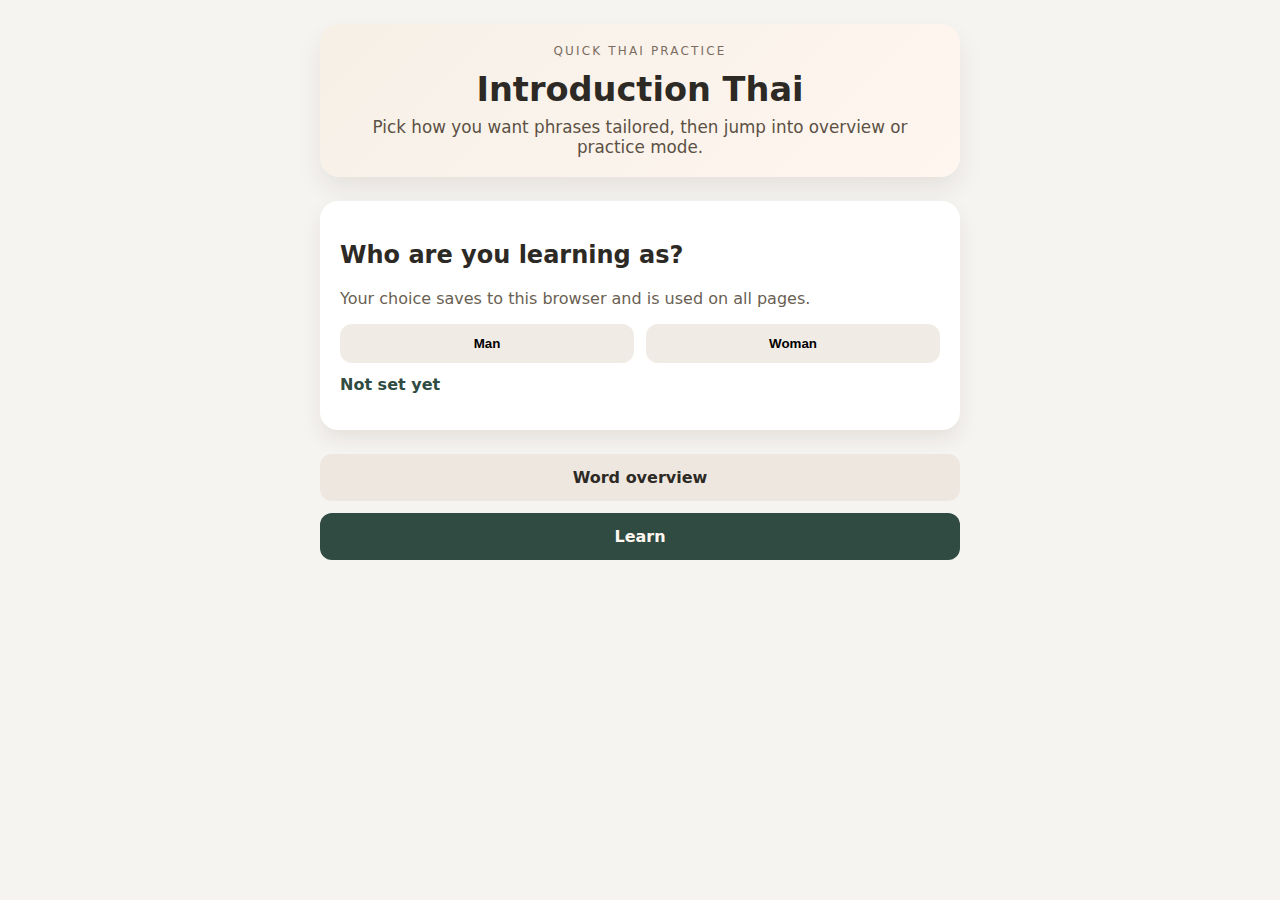
<file: index.html>
<!DOCTYPE html>
<html lang="en">
  <head>
    <meta charset="UTF-8" />
    <meta name="viewport" content="width=device-width, initial-scale=1" />
    <title>Introduction Thai</title>
    <link rel="stylesheet" href="styles.css" />
  </head>
  <body data-page="home">
    <main class="page">
      <header class="hero">
        <p class="eyebrow">Quick Thai practice</p>
        <h1>Introduction Thai</h1>
        <p class="lead">
          Pick how you want phrases tailored, then jump into overview or practice mode.
        </p>
      </header>

      <section class="card">
        <h2>Who are you learning as?</h2>
        <p class="muted">Your choice saves to this browser and is used on all pages.</p>
        <div class="toggle-group" role="group" aria-label="Select your gendered voice">
          <button class="toggle" data-gender="man" type="button">Man</button>
          <button class="toggle" data-gender="woman" type="button">Woman</button>
        </div>
        <p class="selected" id="selected-gender">Not set yet</p>
      </section>

      <section class="actions">
        <a class="action" href="overview.html">Word overview</a>
        <a class="action primary" href="learn.html">Learn</a>
      </section>
    </main>
    <script src="words.js"></script>
    <script src="app.js"></script>
  </body>
</html>
</file>
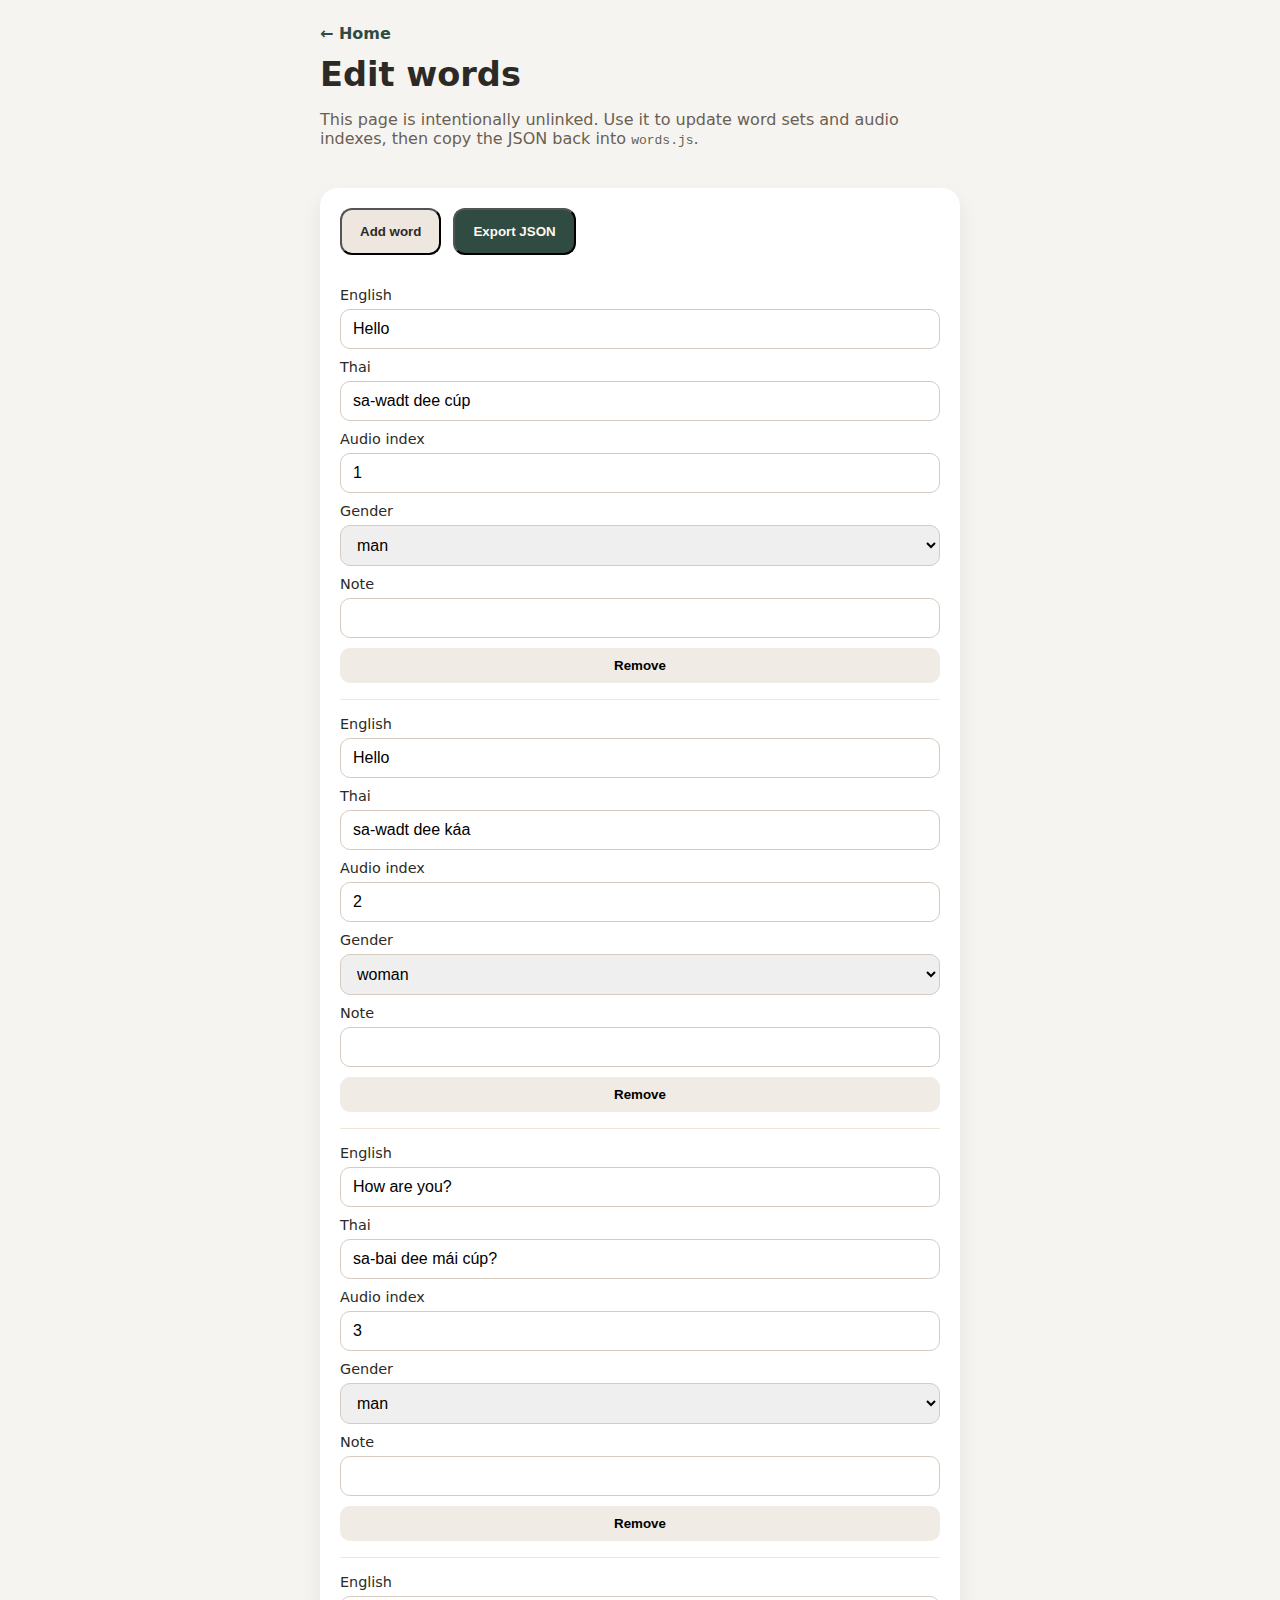
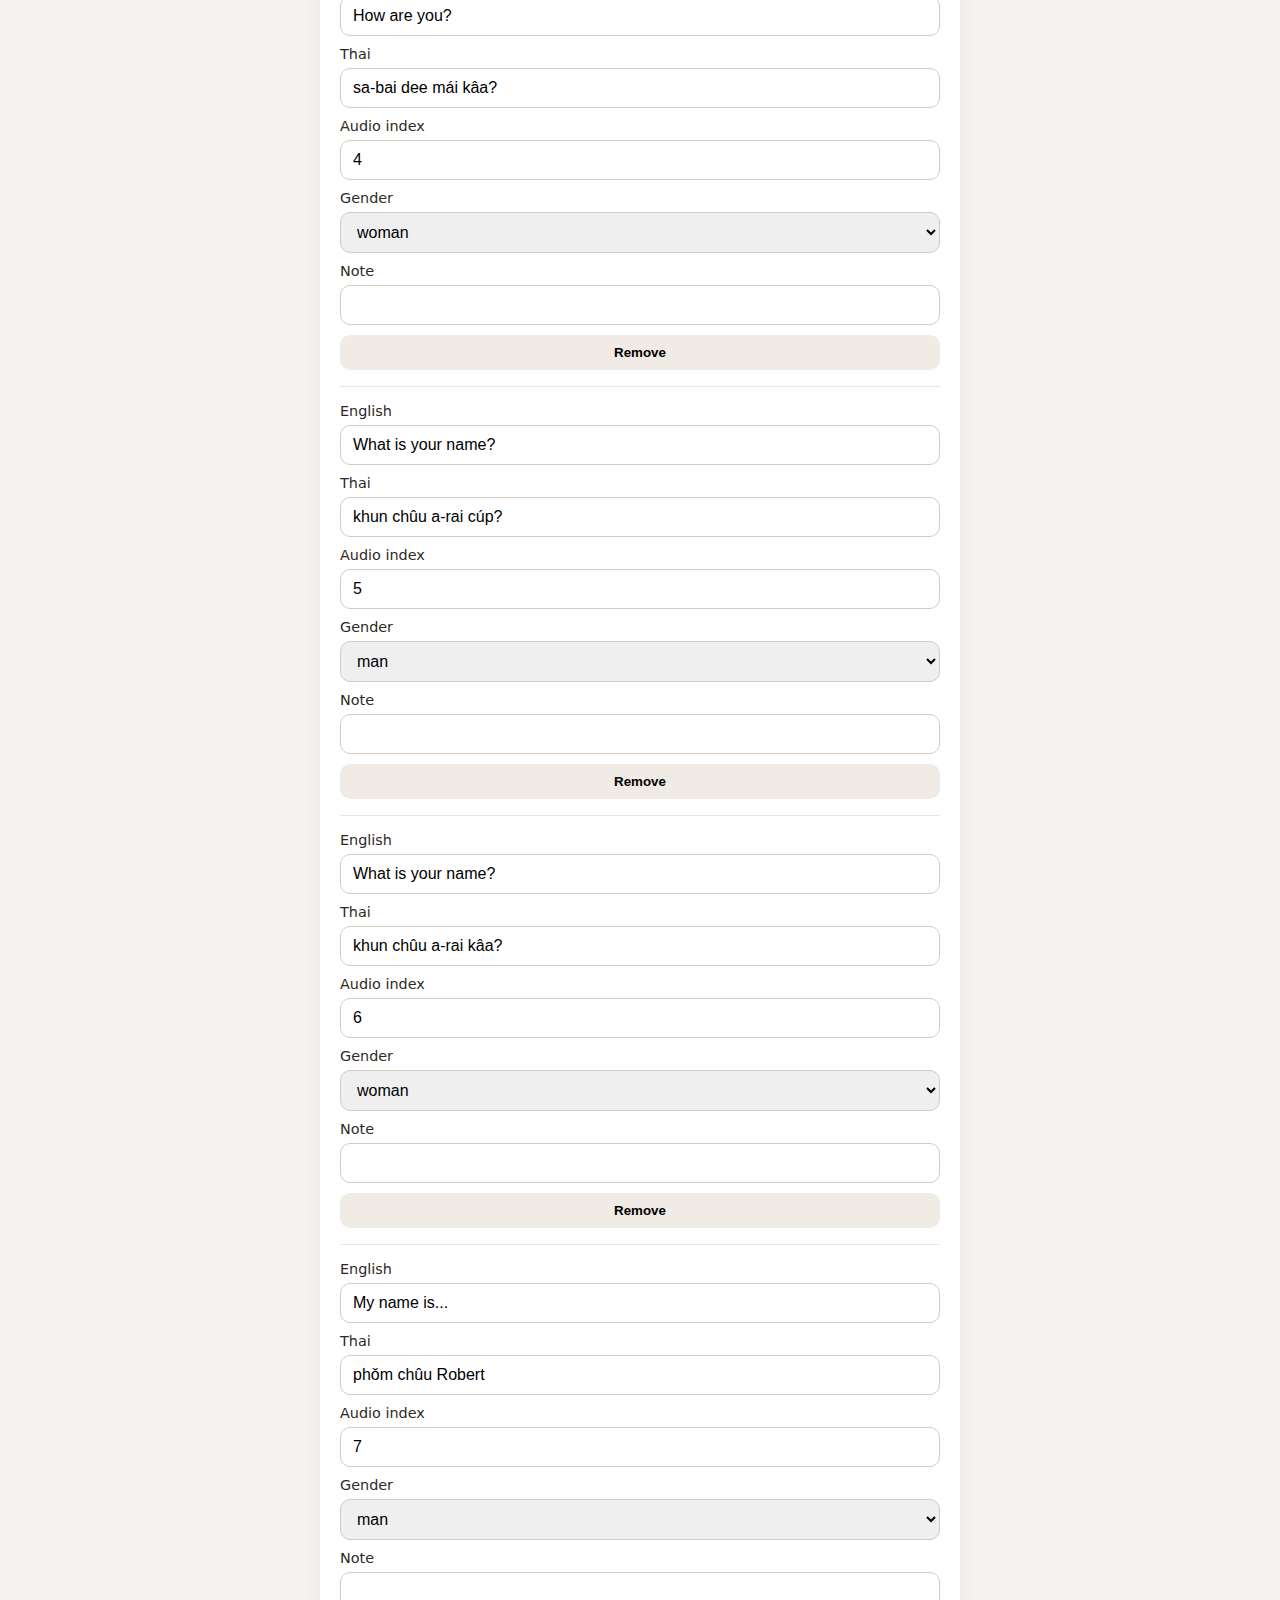
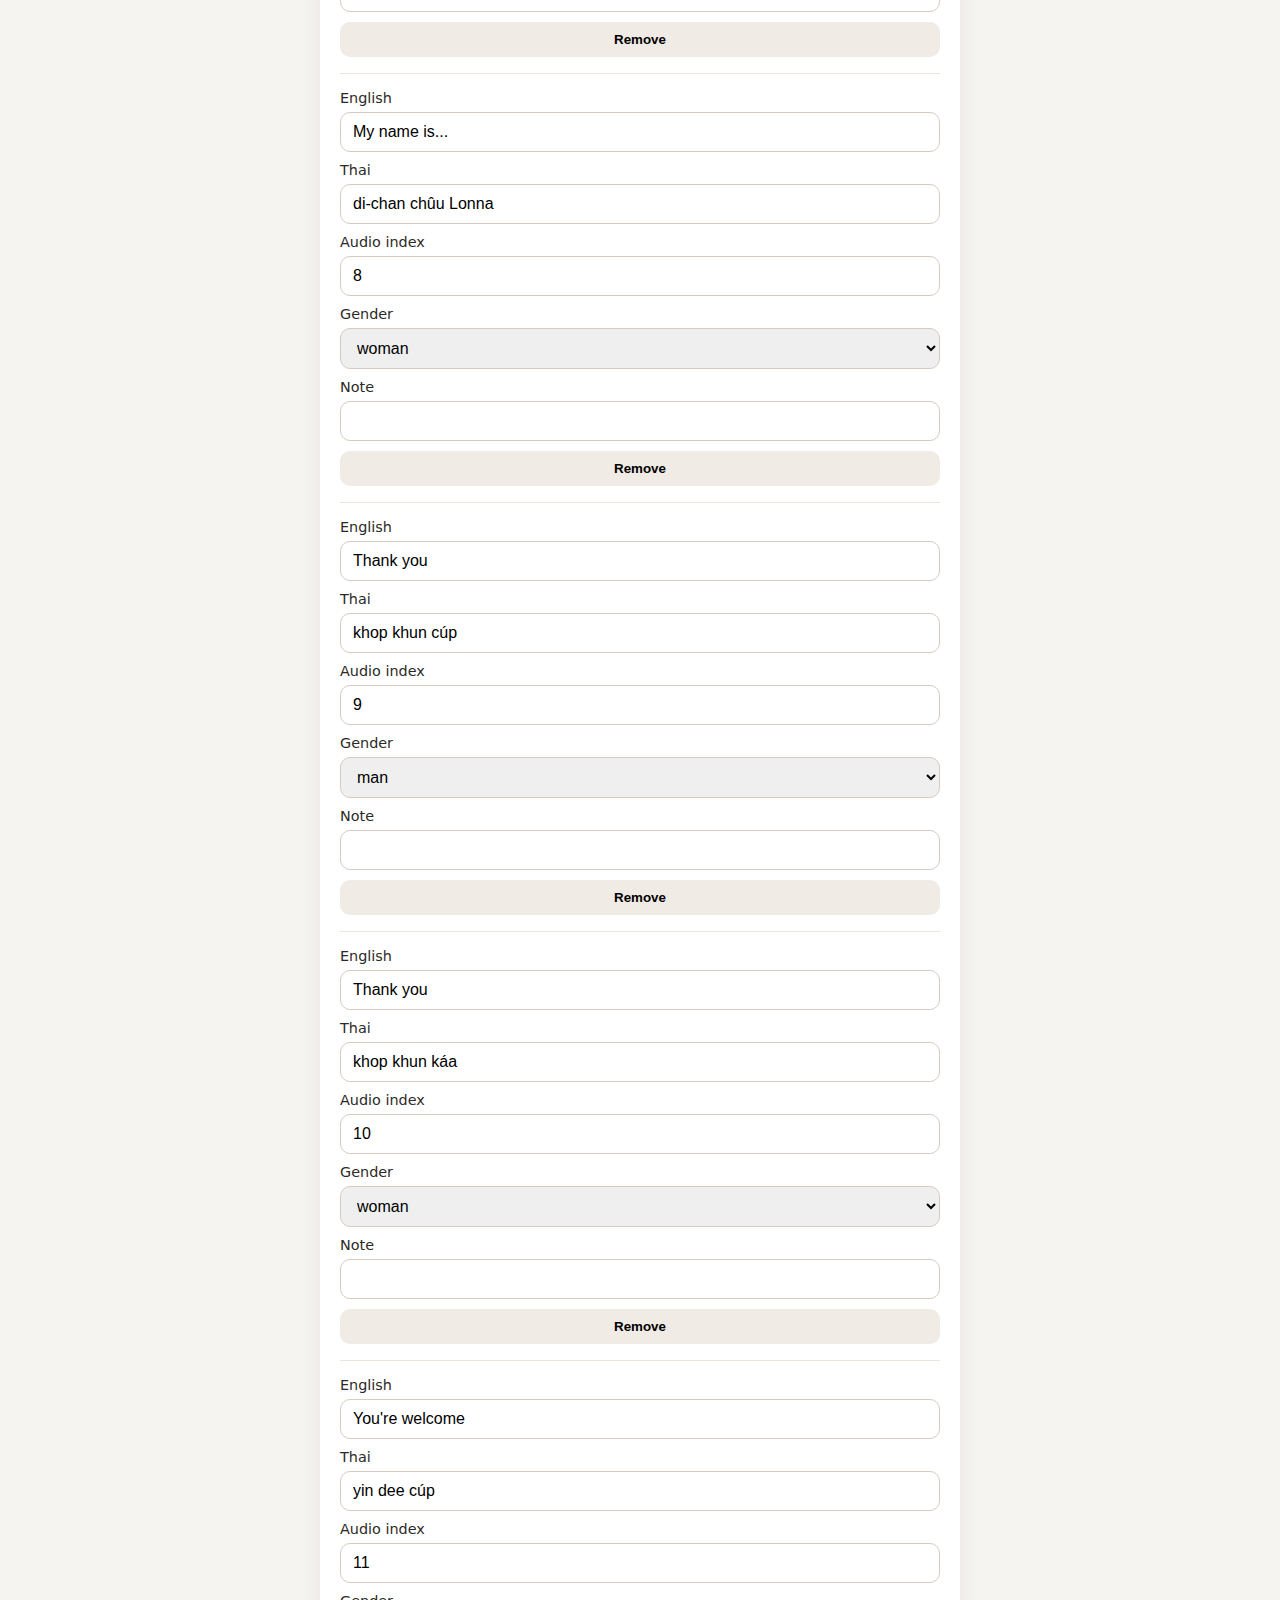
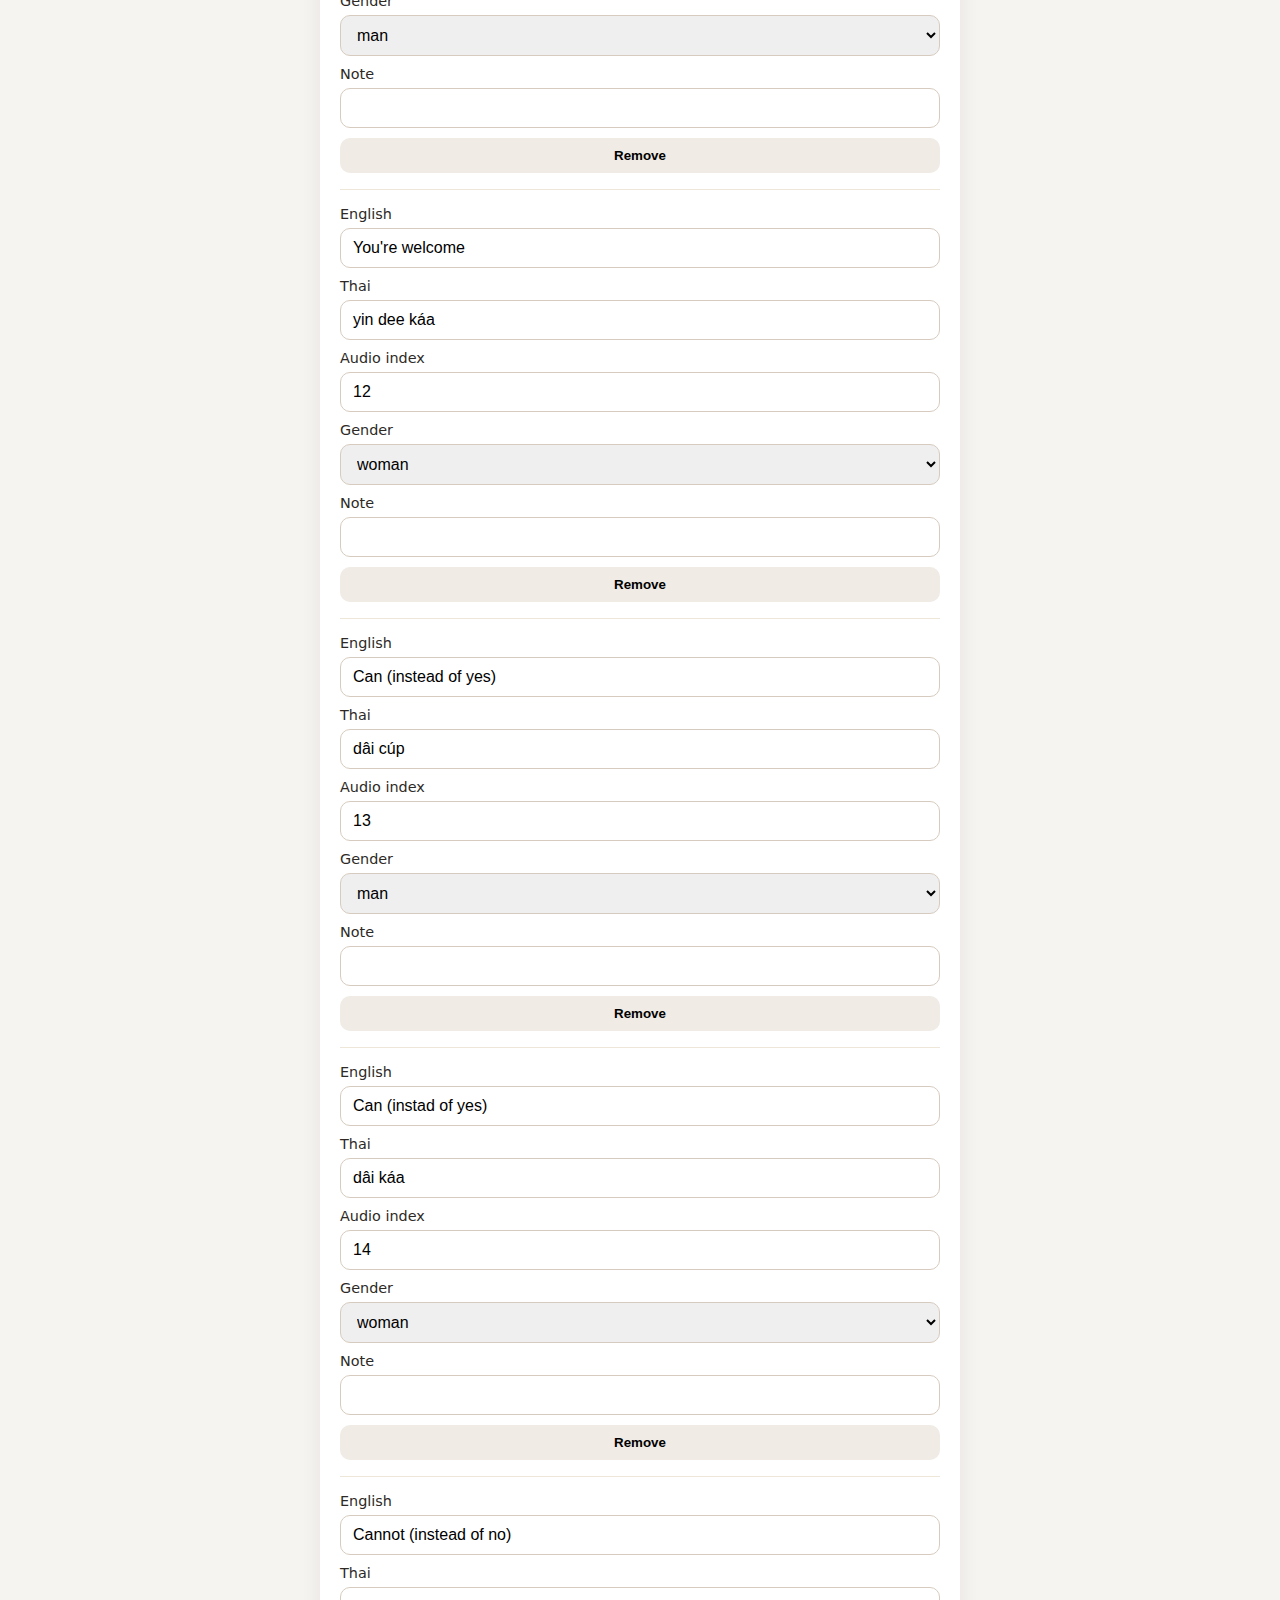
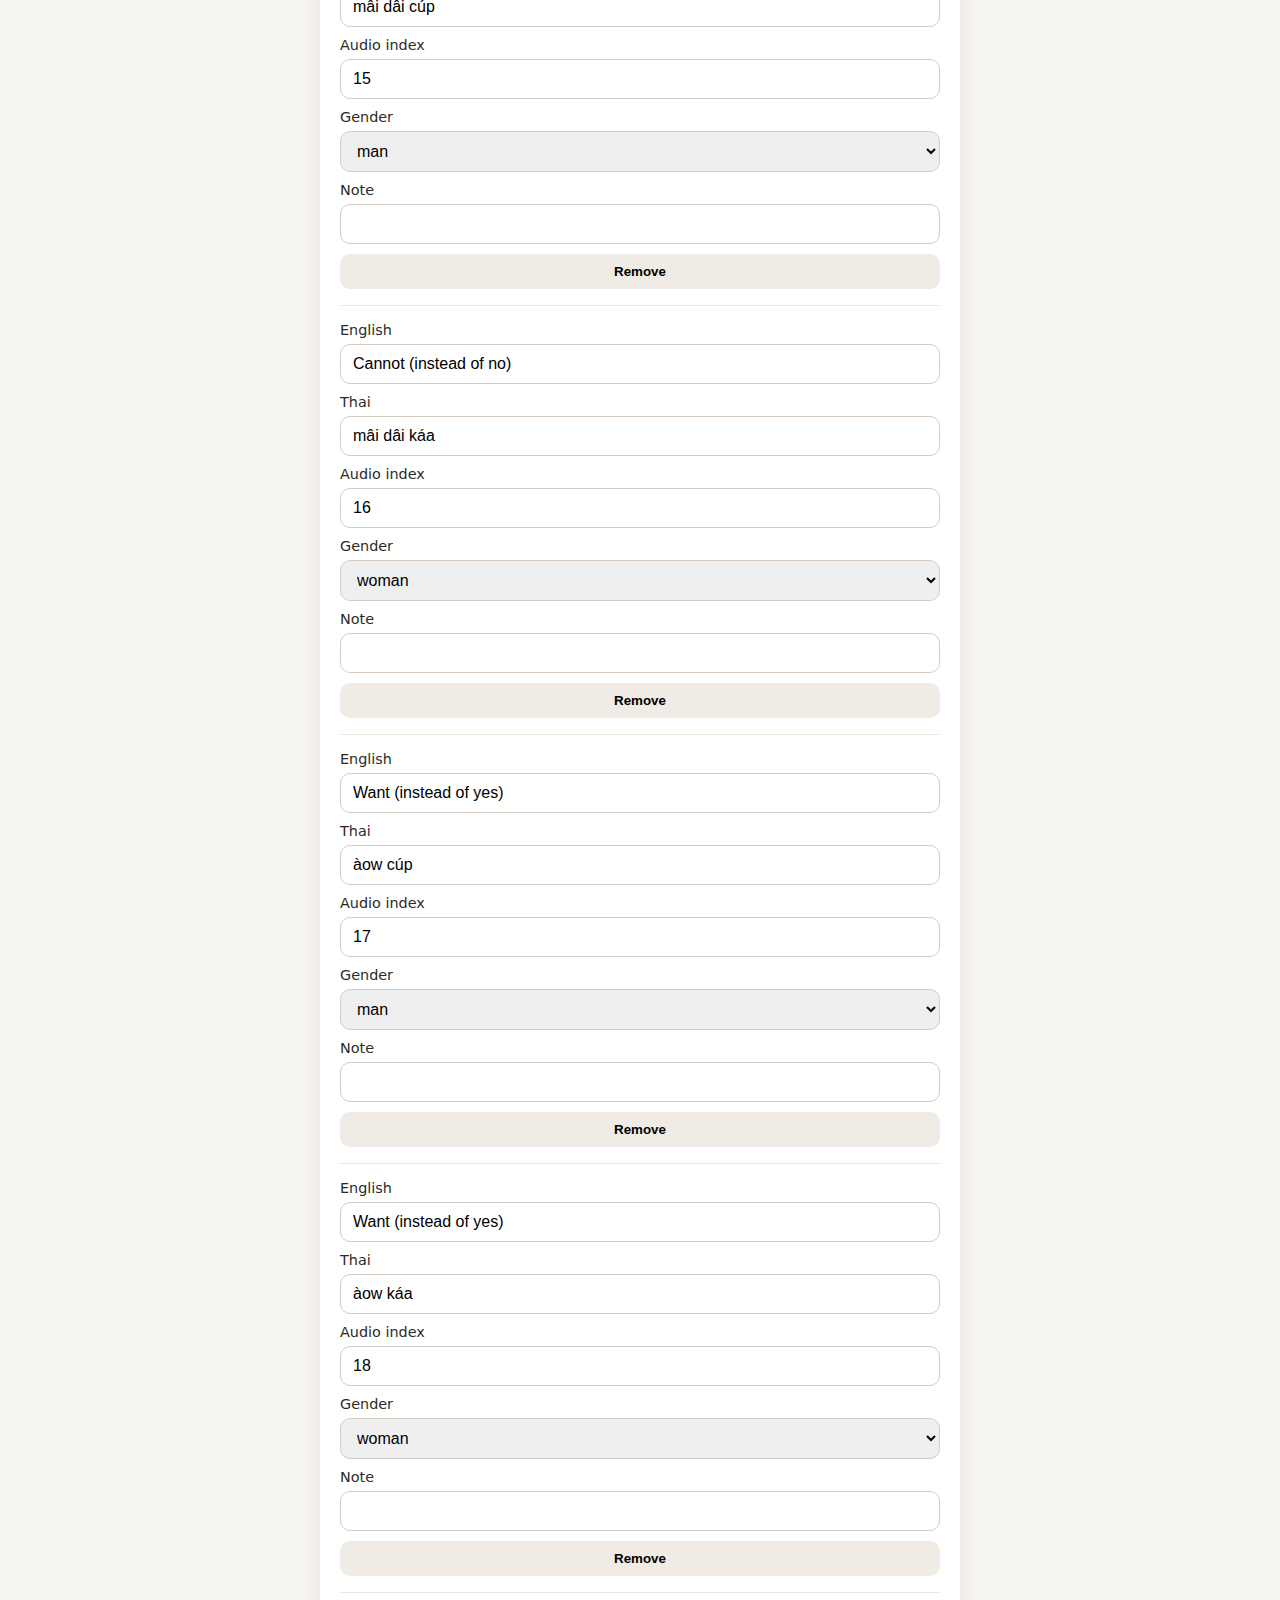
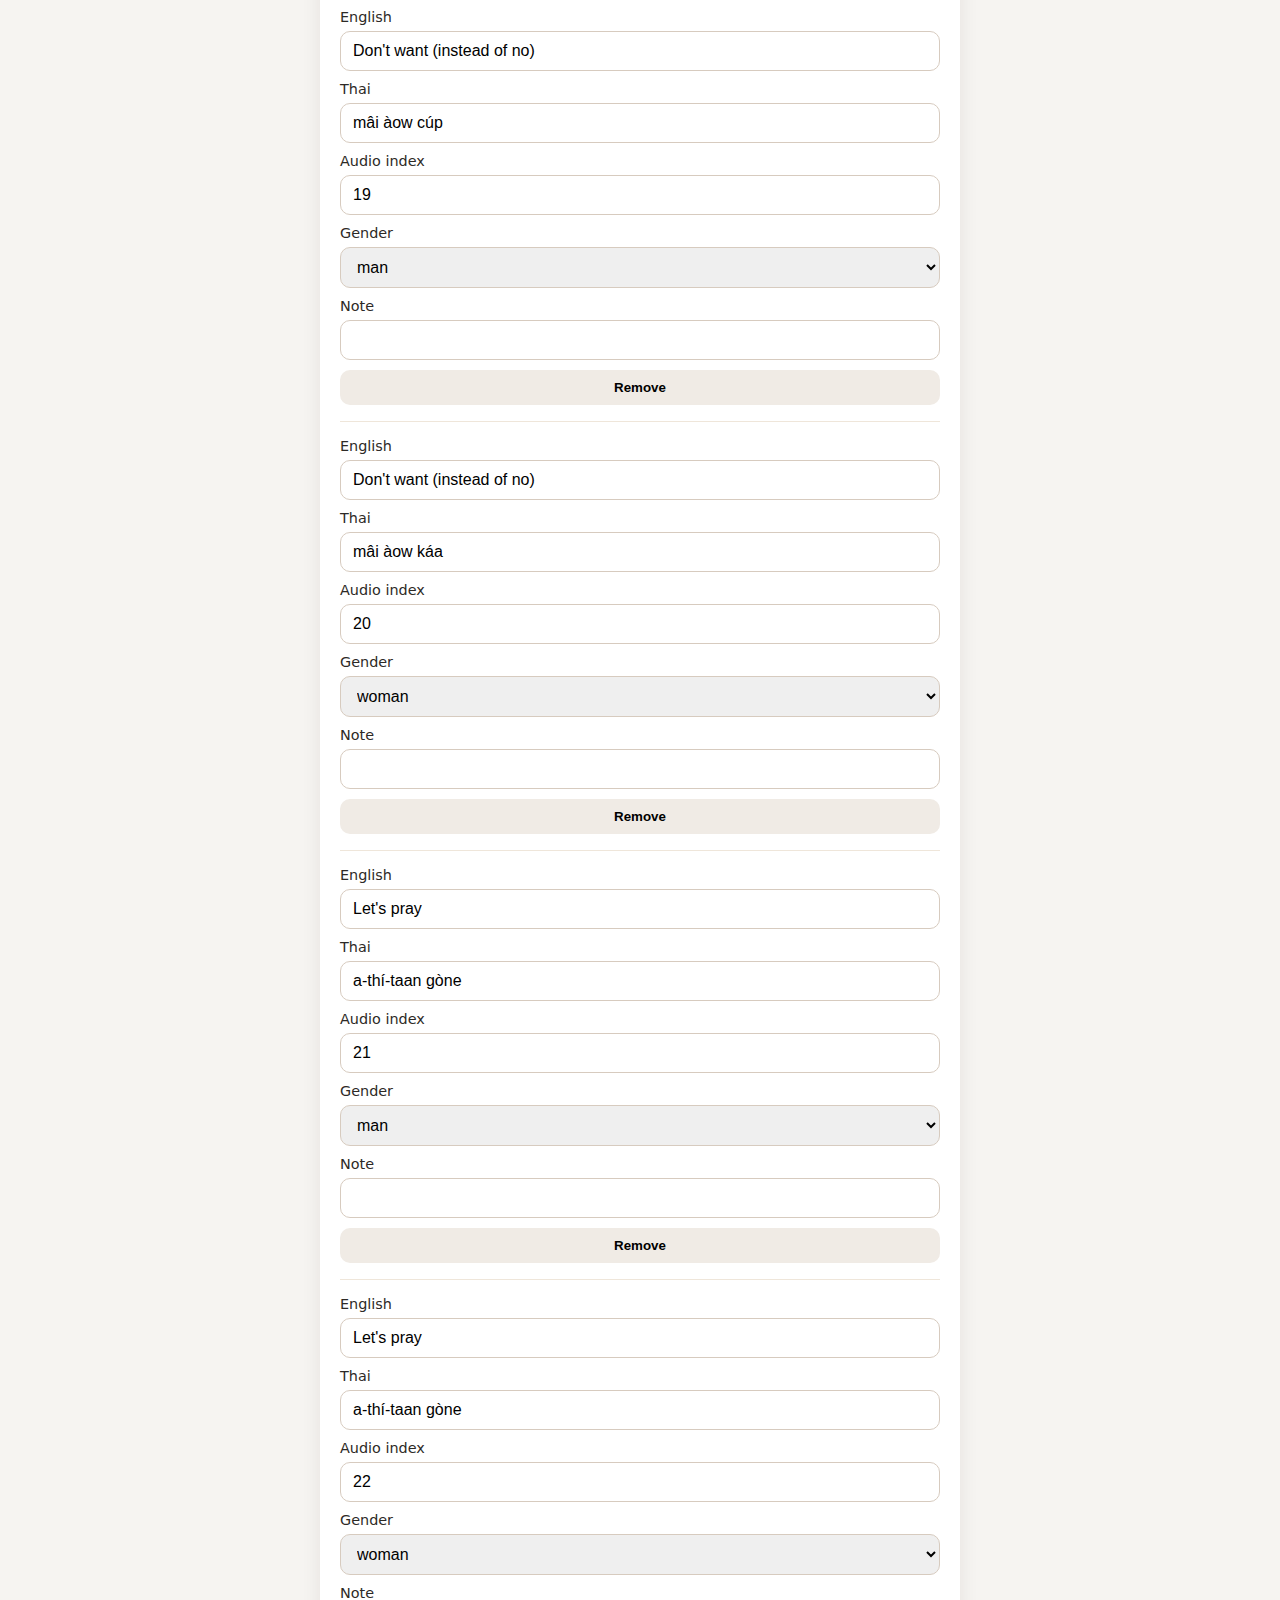
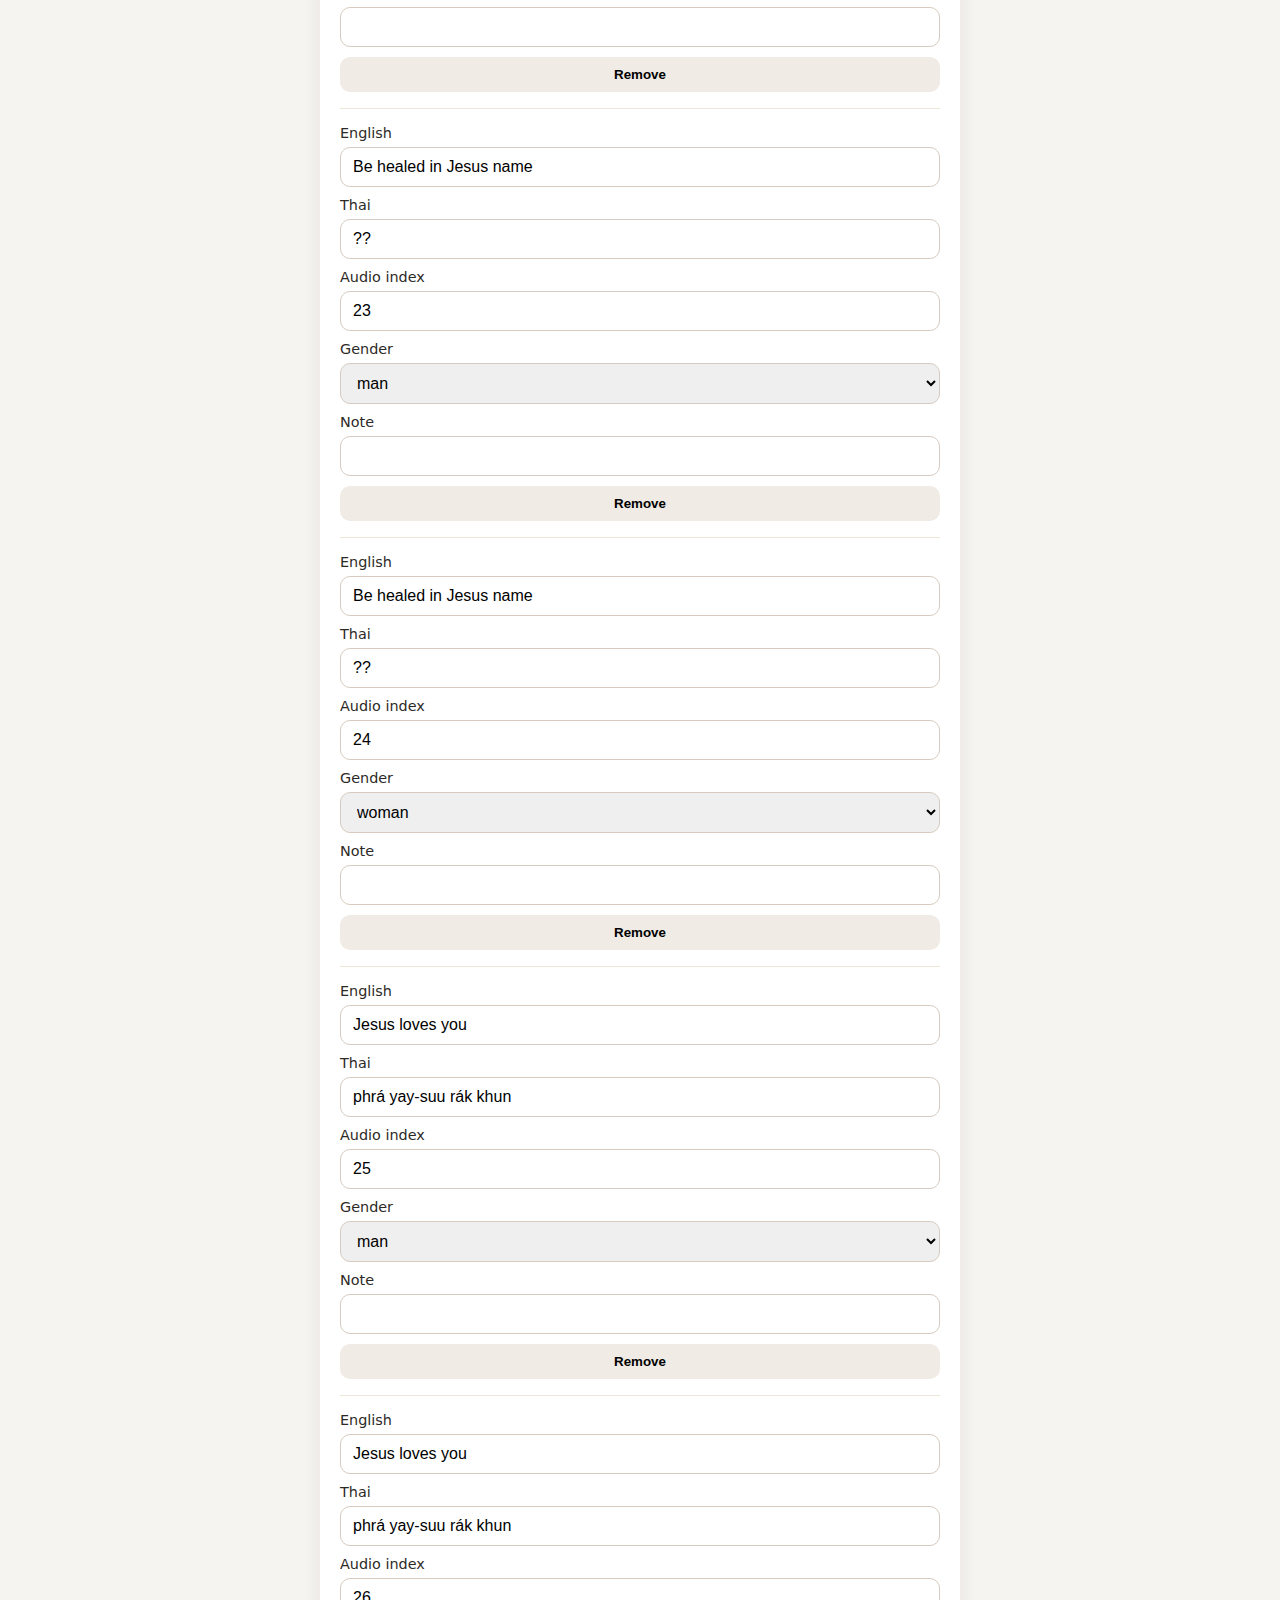
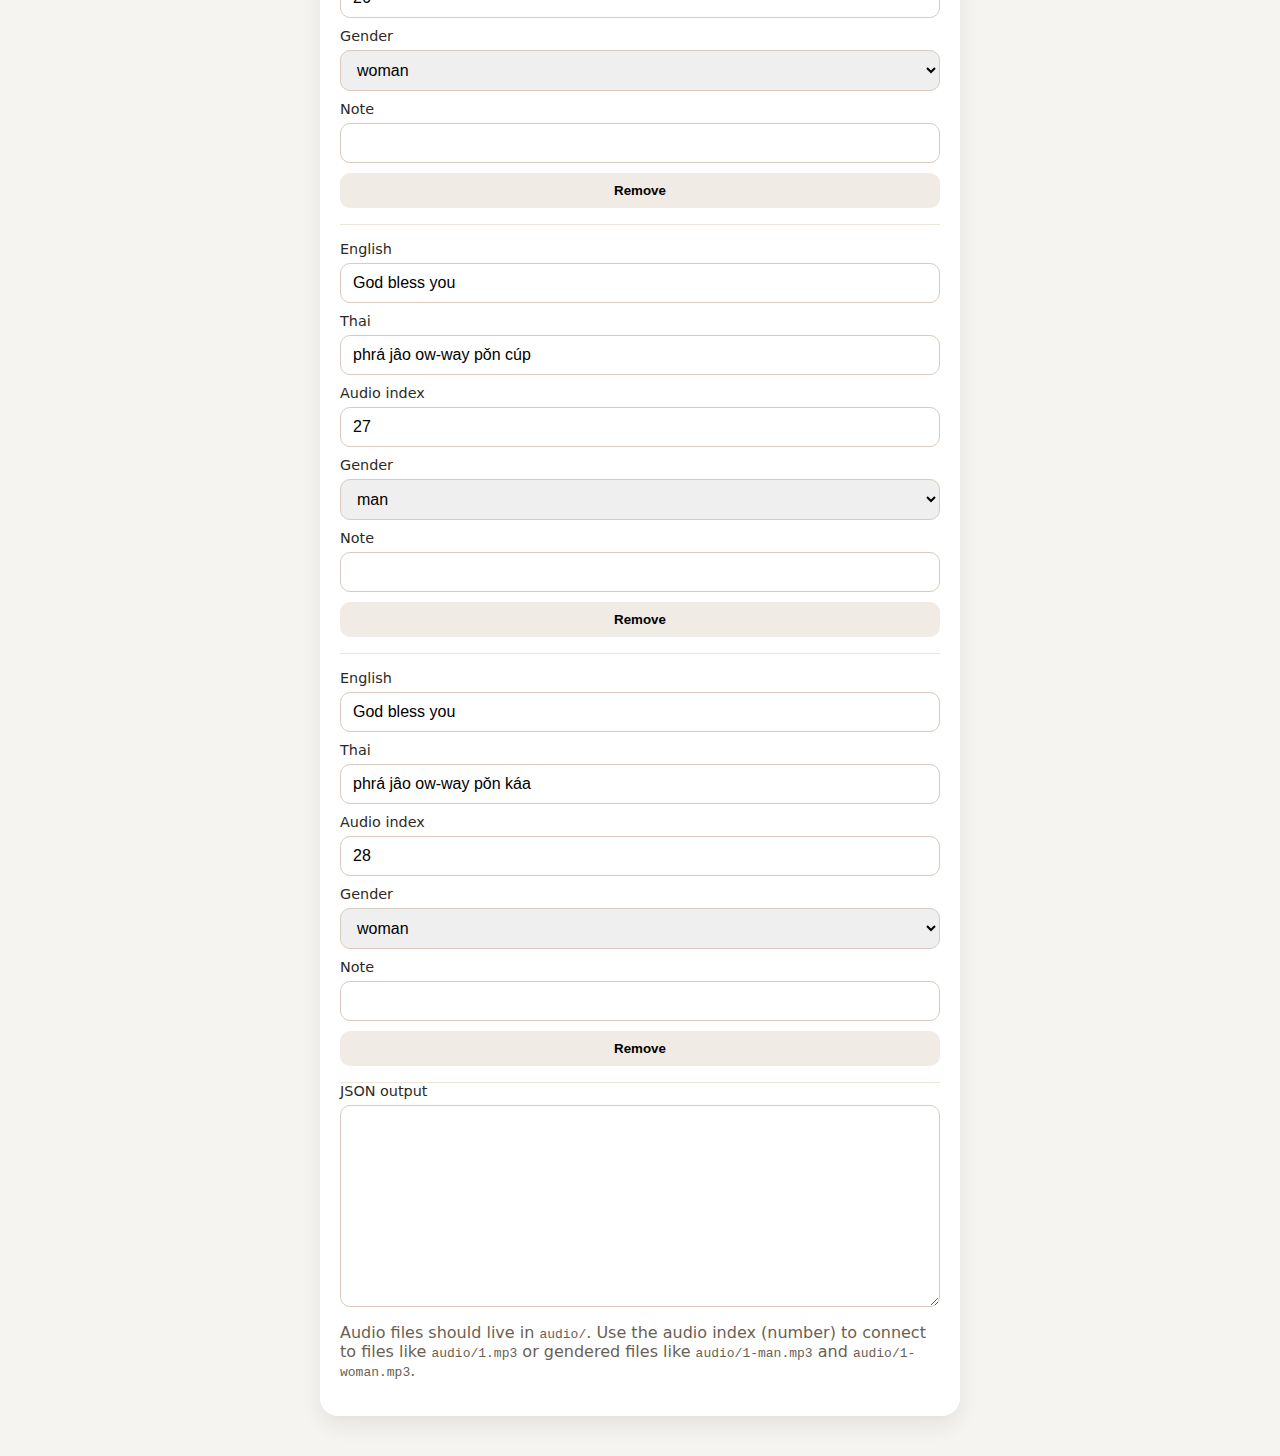
<file: edit.html>
<!DOCTYPE html>
<html lang="en">
  <head>
    <meta charset="UTF-8" />
    <meta name="viewport" content="width=device-width, initial-scale=1" />
    <title>Edit words · Introduction Thai</title>
    <link rel="stylesheet" href="styles.css" />
  </head>
  <body data-page="edit">
    <main class="page">
      <header class="page-header">
        <a class="back" href="index.html">← Home</a>
        <div>
          <h1>Edit words</h1>
          <p class="muted">
            This page is intentionally unlinked. Use it to update word sets and audio
            indexes, then copy the JSON back into <code>words.js</code>.
          </p>
        </div>
      </header>
      <section class="editor">
        <div class="editor-actions">
          <button class="action" id="add-word" type="button">Add word</button>
          <button class="action primary" id="export-json" type="button">Export JSON</button>
        </div>
        <div id="editor-list"></div>
        <label class="field">
          <span>JSON output</span>
          <textarea id="json-output" rows="10" readonly></textarea>
        </label>
        <p class="muted">
          Audio files should live in <code>audio/</code>. Use the audio index (number)
          to connect to files like <code>audio/1.mp3</code> or gendered files like
          <code>audio/1-man.mp3</code> and <code>audio/1-woman.mp3</code>.
        </p>
      </section>
    </main>
    <script src="words.js"></script>
    <script src="app.js"></script>
  </body>
</html>
</file>
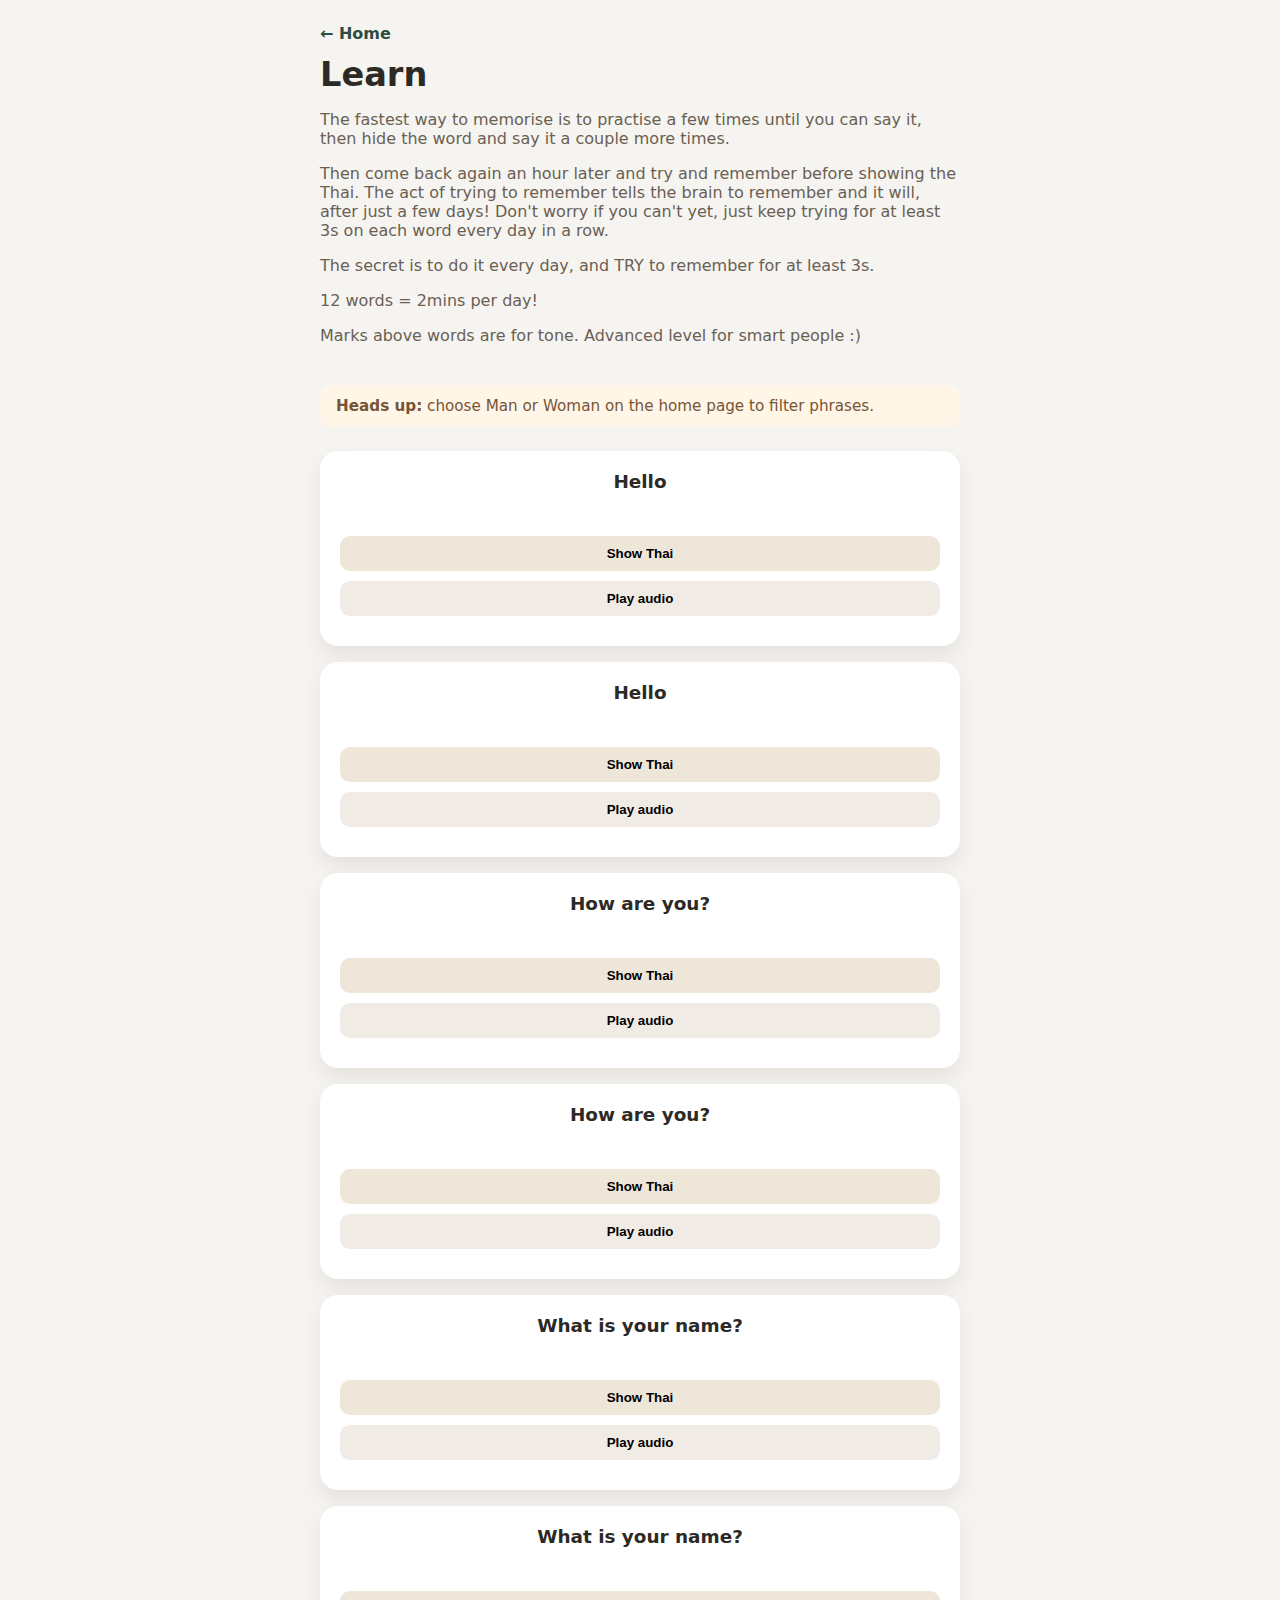
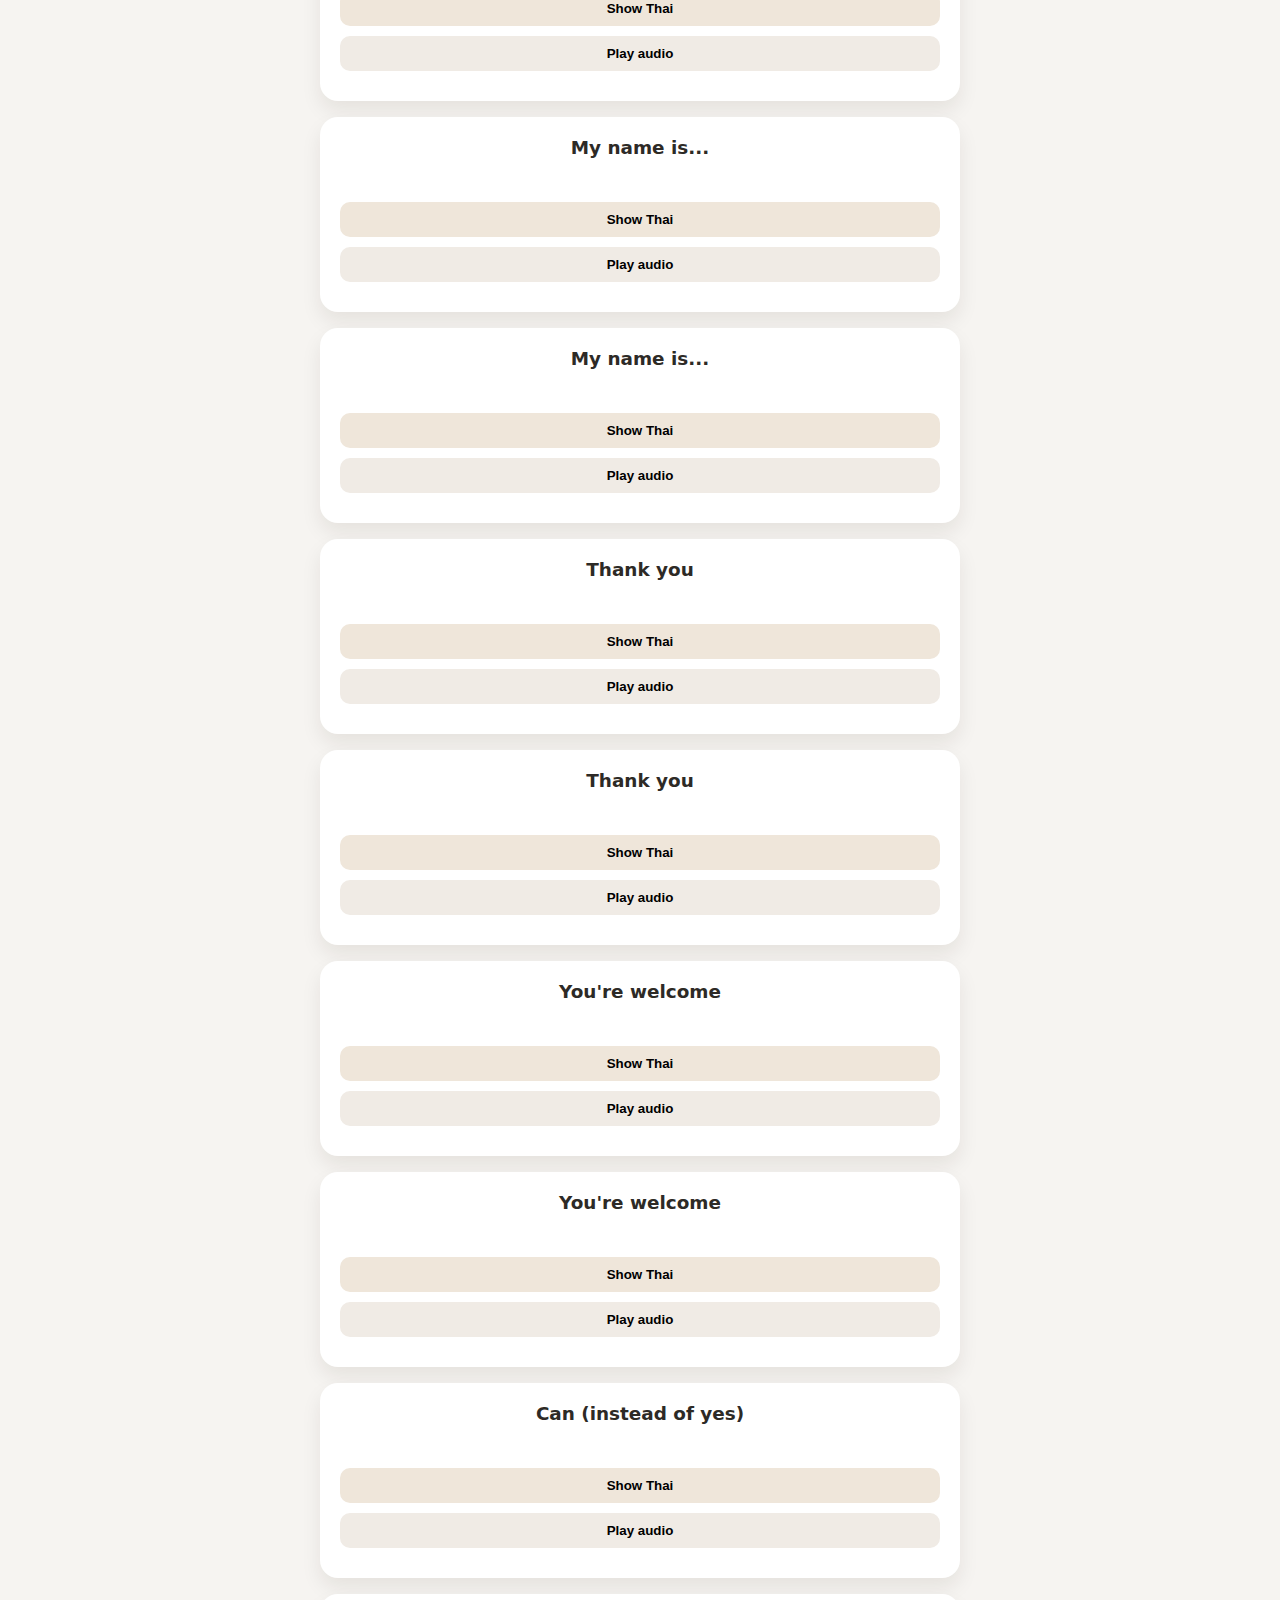
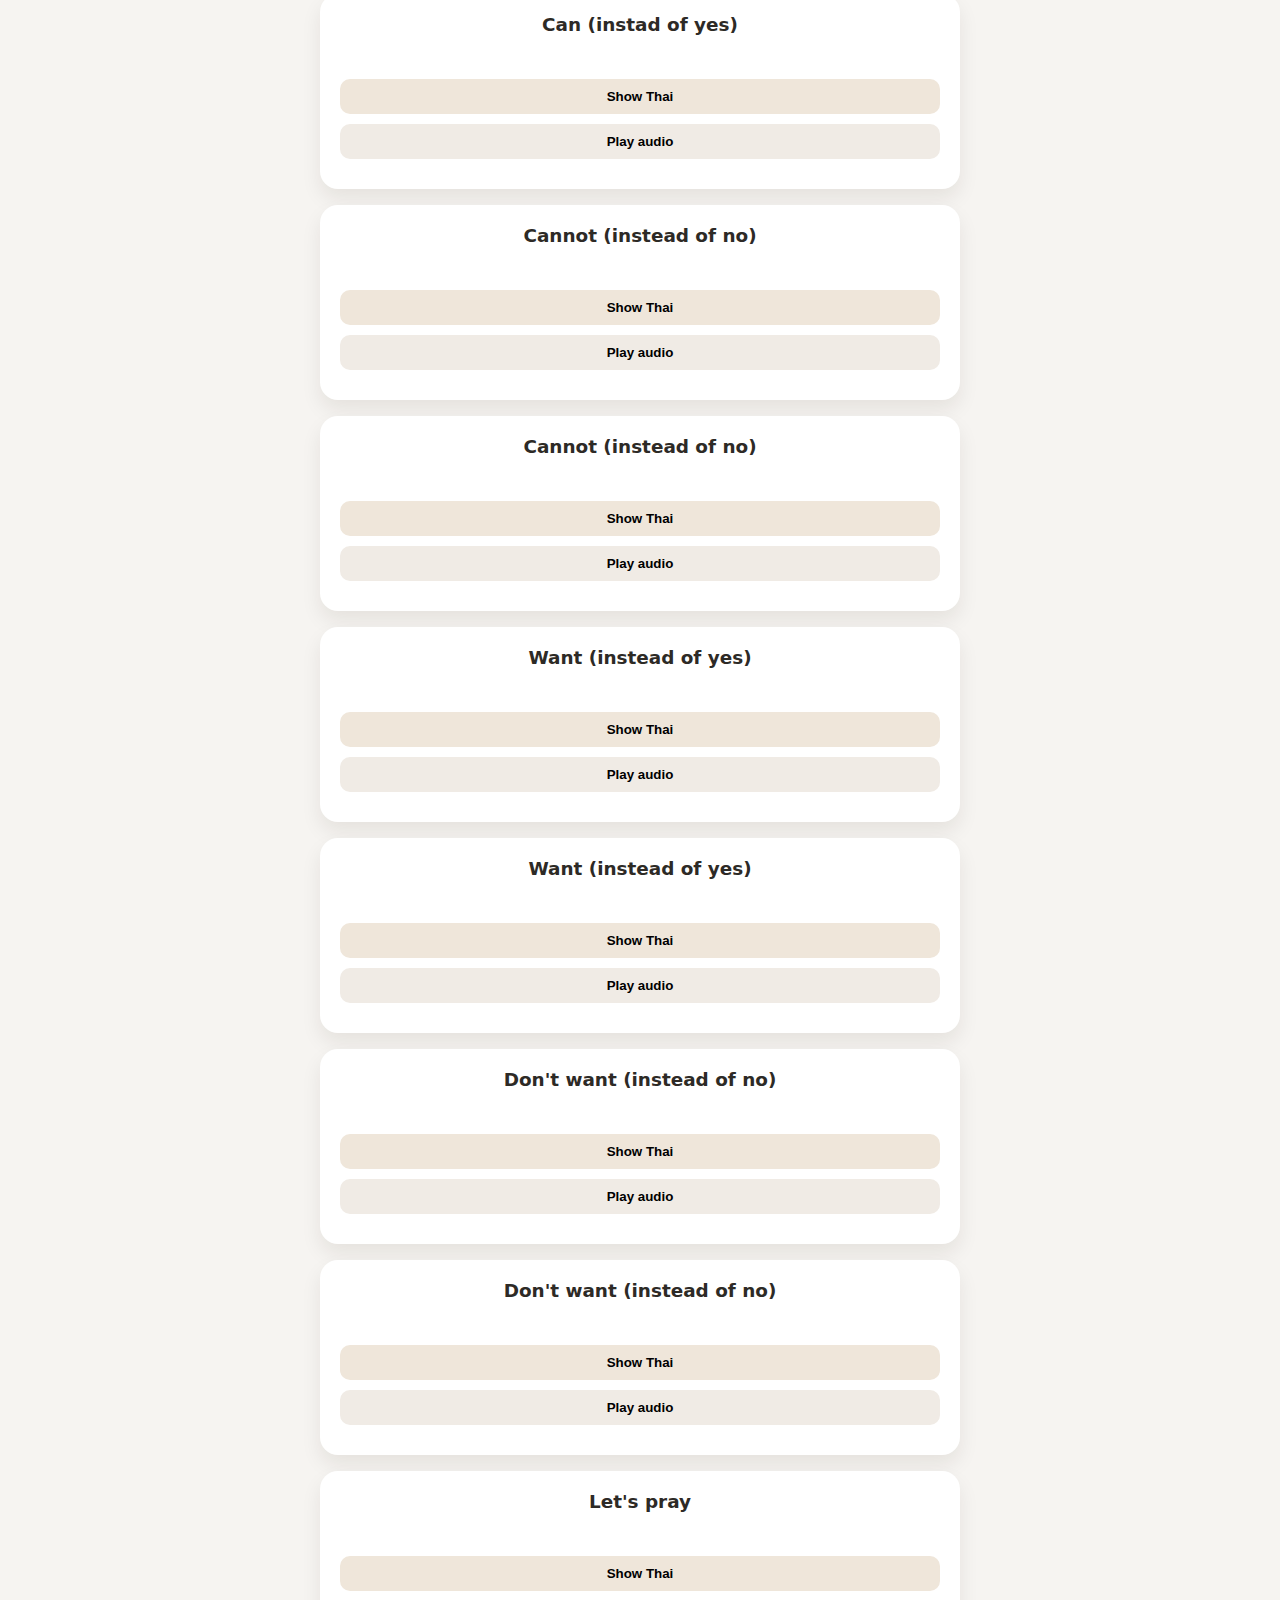
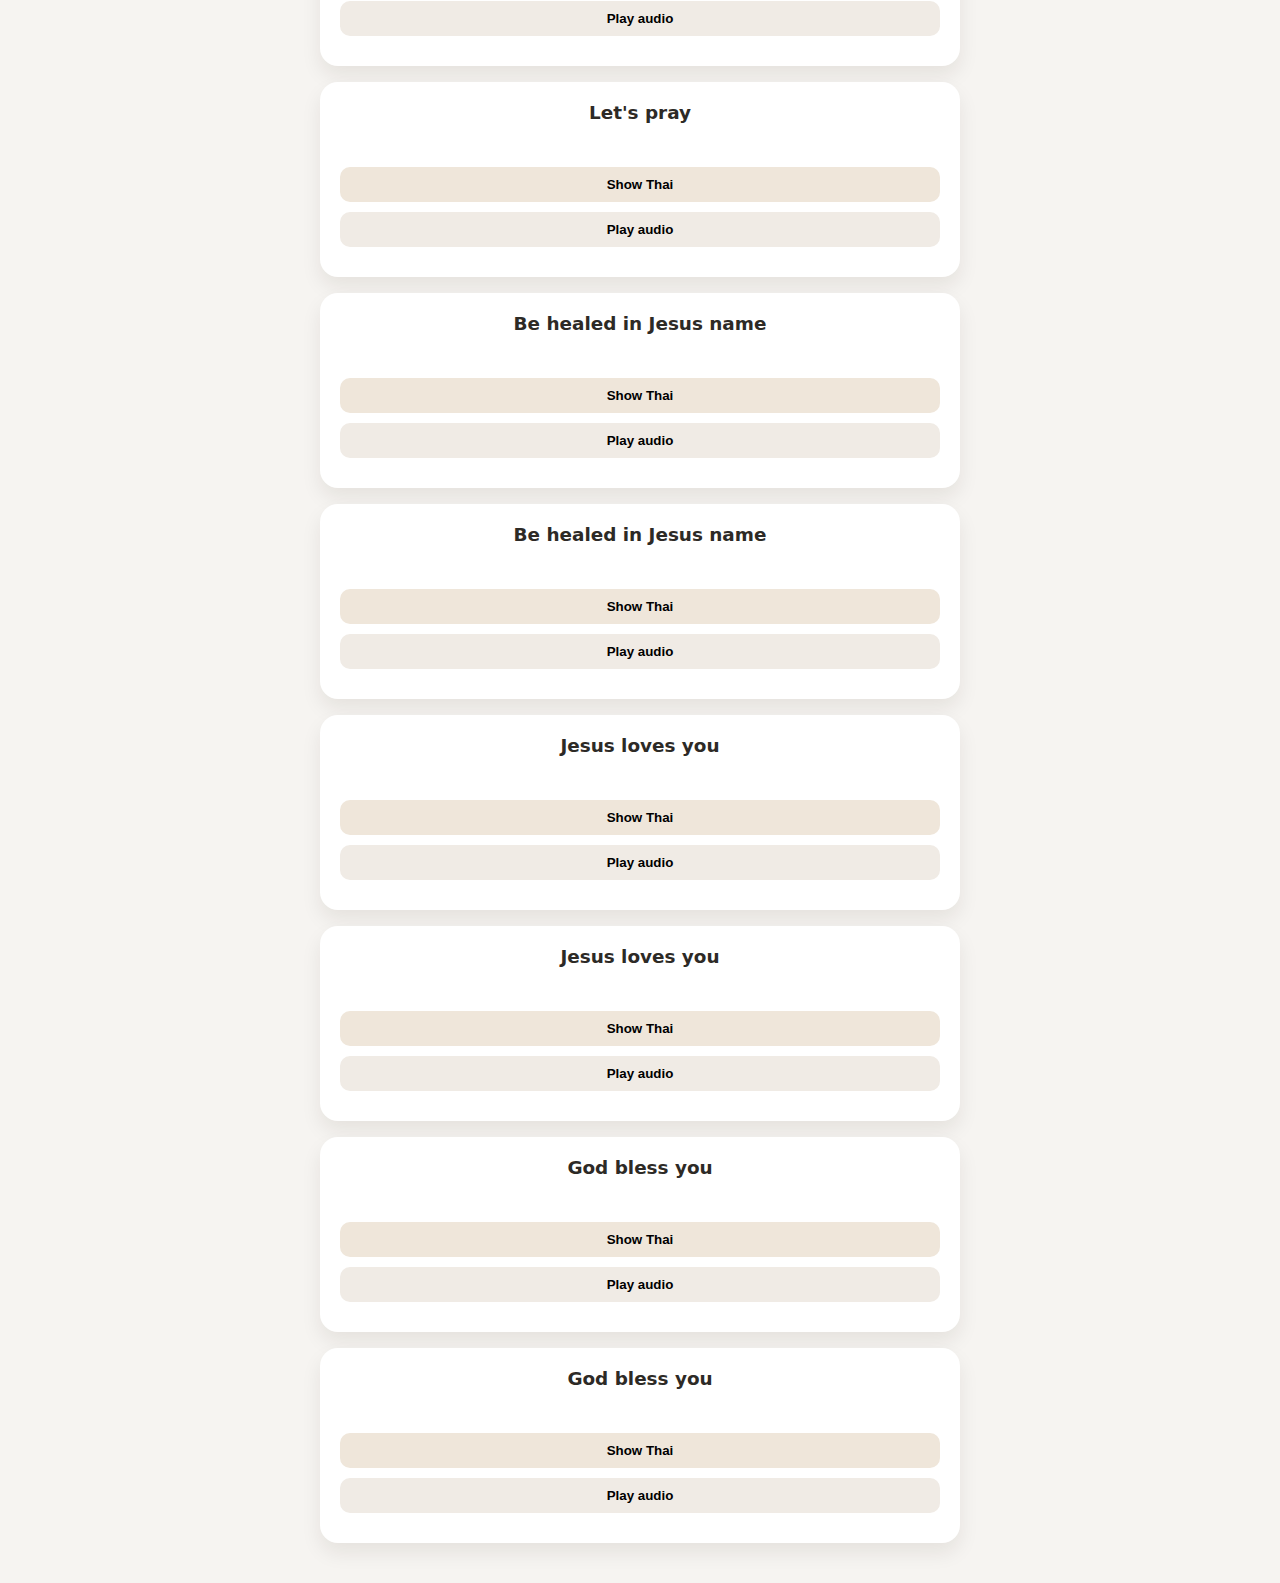
<file: learn.html>
<!DOCTYPE html>
<html lang="en">
  <head>
    <meta charset="UTF-8" />
    <meta name="viewport" content="width=device-width, initial-scale=1" />
    <title>Learn · Introduction Thai</title>
    <link rel="stylesheet" href="styles.css" />
  </head>
  <body data-page="learn">
    <main class="page">
      <header class="page-header">
        <a class="back" href="index.html">← Home</a>
        <div>
          <h1>Learn</h1>
          <p class="muted">The fastest way to memorise is to practise a few times until you can say it, then hide the word and say it a couple more times.</p> 
          <p class="muted">Then come back again an hour later and try and remember before showing the Thai. 
            The act of trying to remember tells the brain to remember and it will, after just a few days! Don't worry if you can't yet, just keep trying for at least 3s on each word every day in a row.</p>
          <p class="muted">The secret is to do it every day, and TRY to remember for at least 3s.</p>
          <p class="muted">12 words = 2mins per day!</p>
          <p class="muted">Marks above words are for tone. Advanced level for smart people :)</p>
        </div>
      </header>
      <section class="notice" id="gender-notice" hidden>
        <strong>Heads up:</strong> choose Man or Woman on the home page to filter phrases.
      </section>
      <section class="list" id="learn-list" aria-live="polite"></section>
    </main>
    <script src="words.js"></script>
    <script src="app.js"></script>
  </body>
</html>
</file>
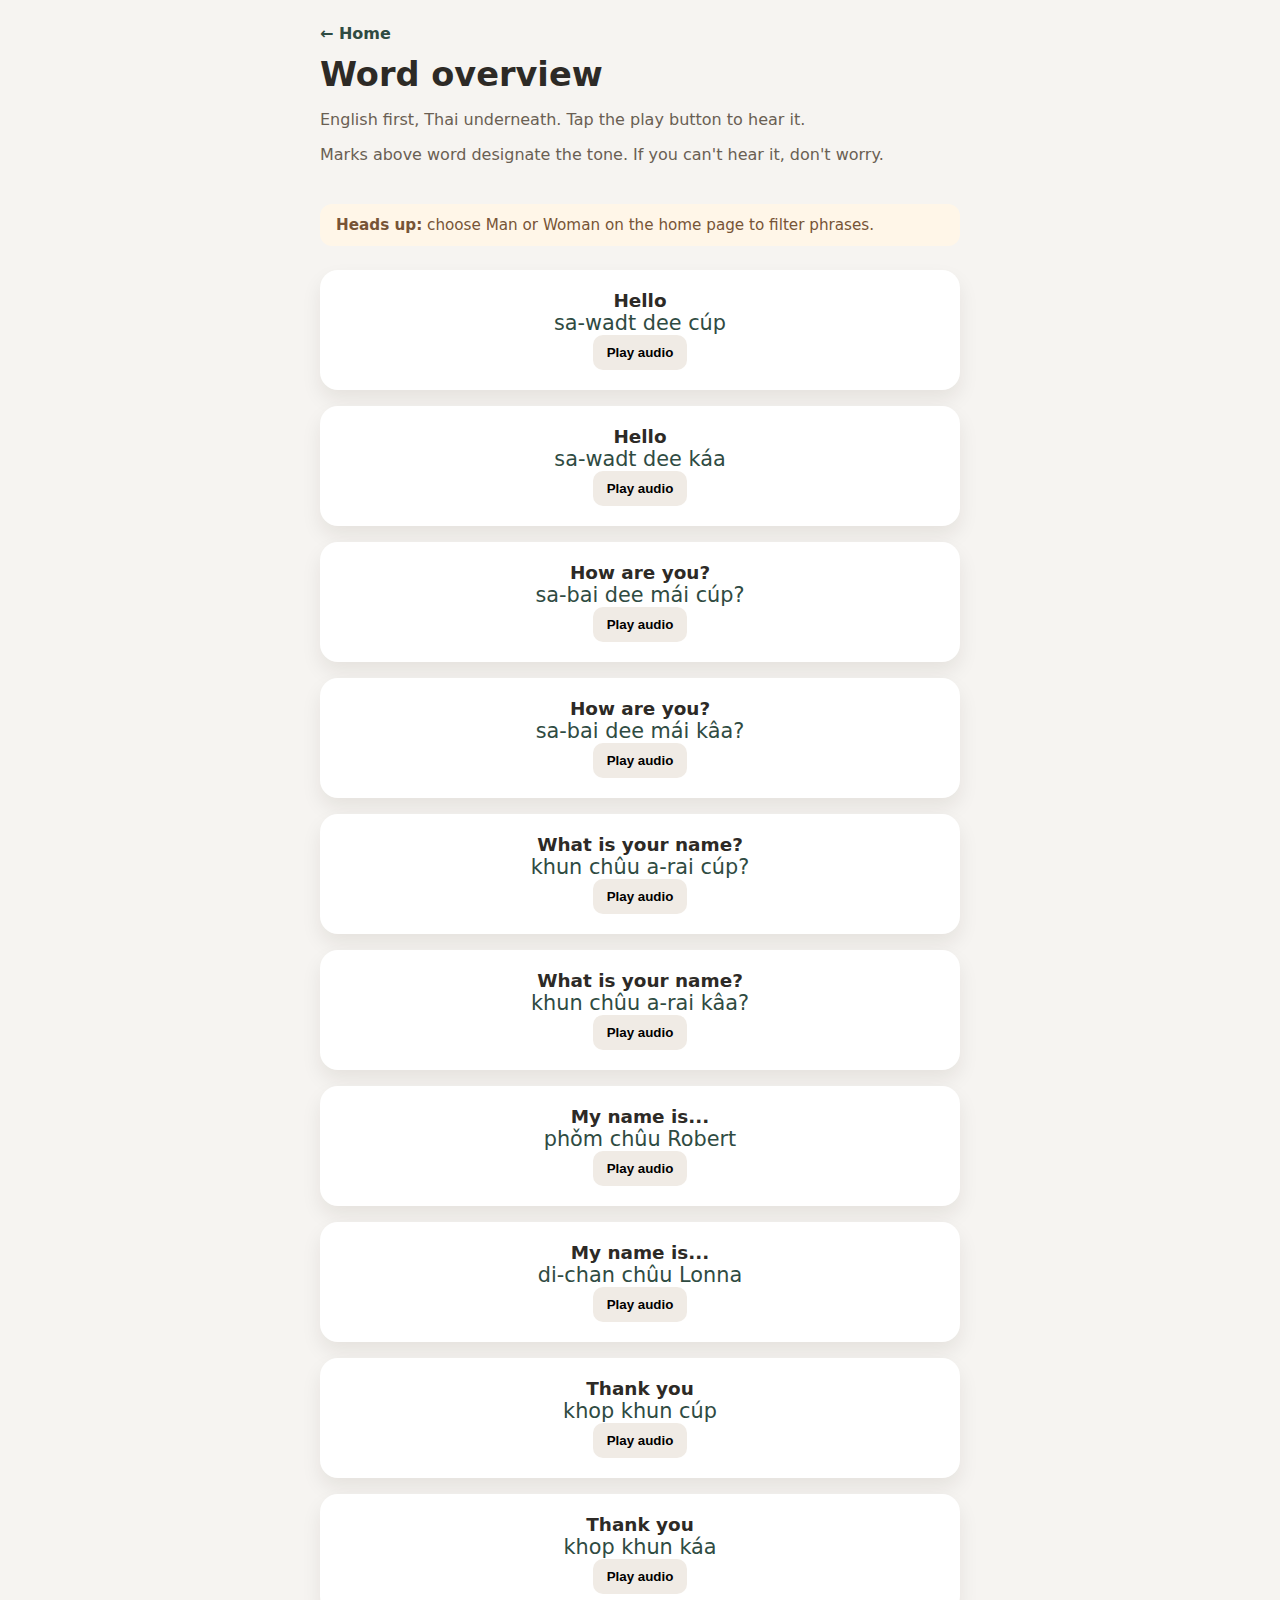
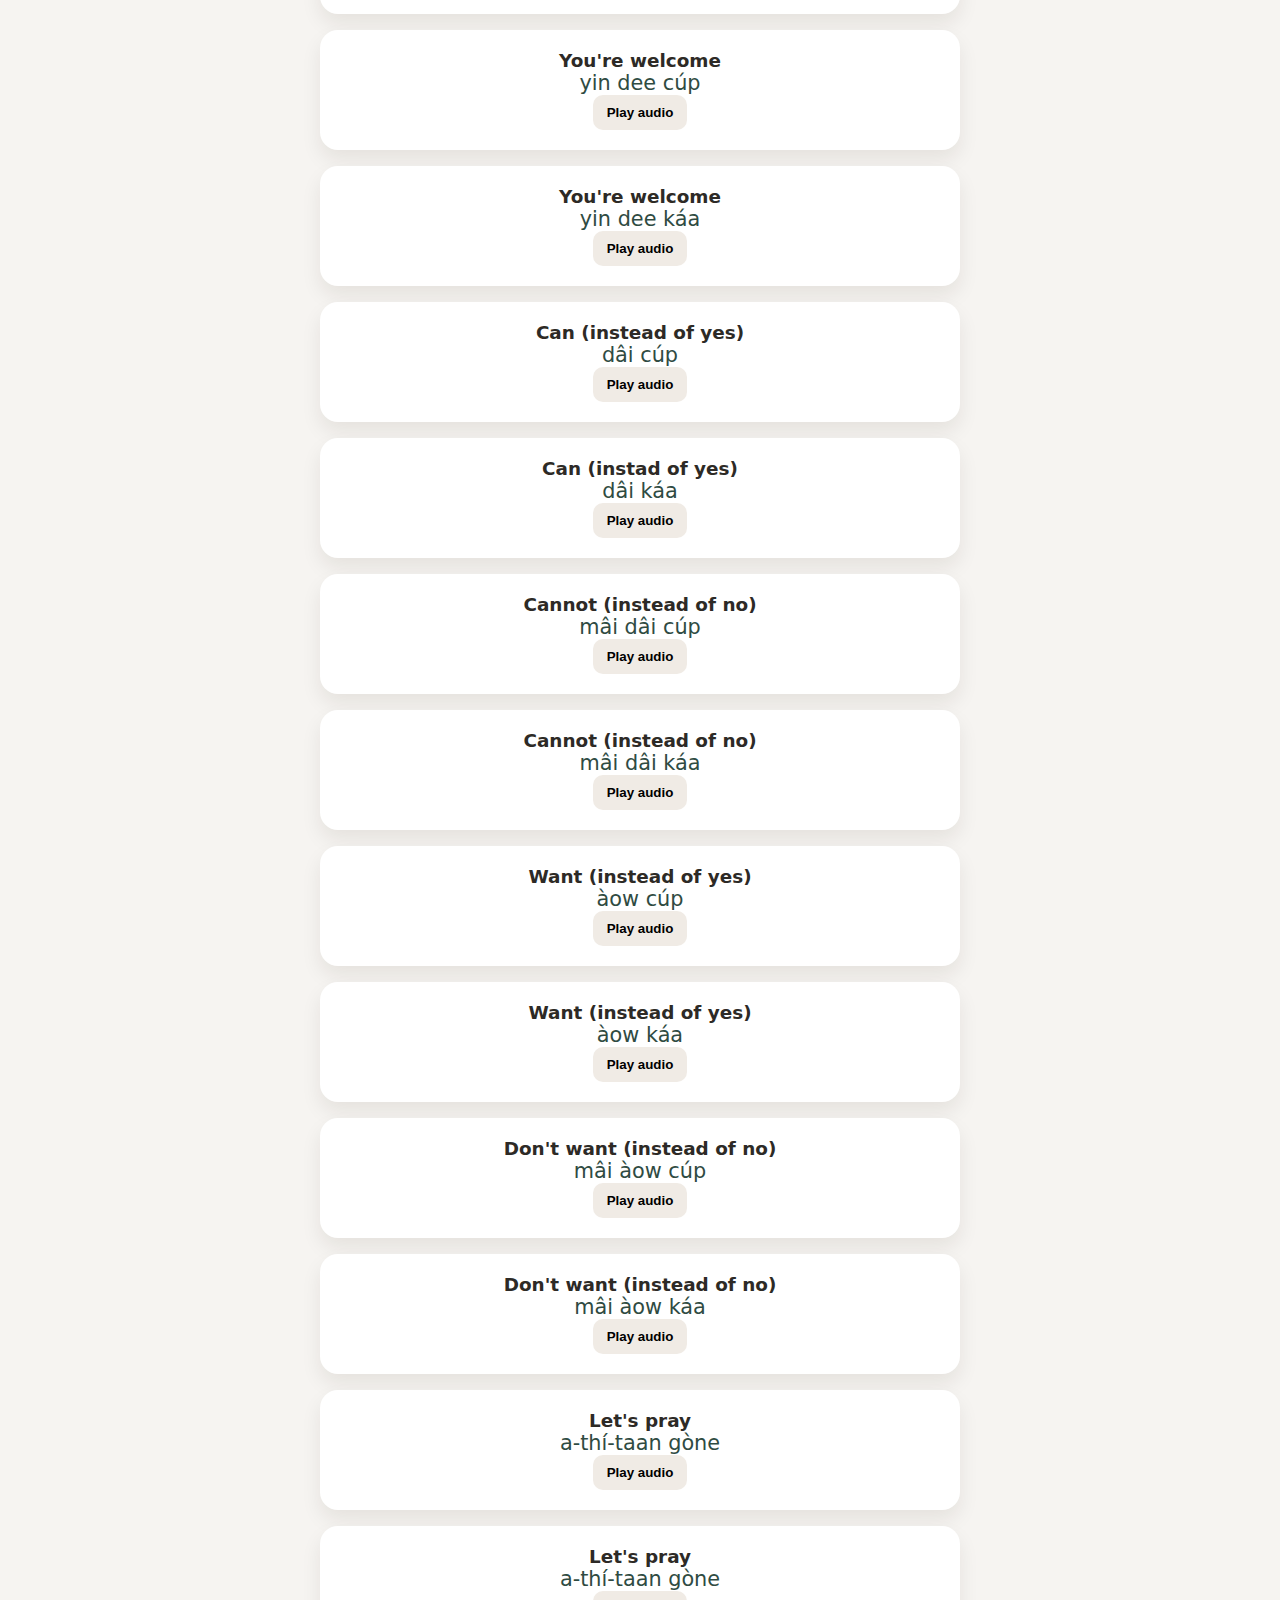
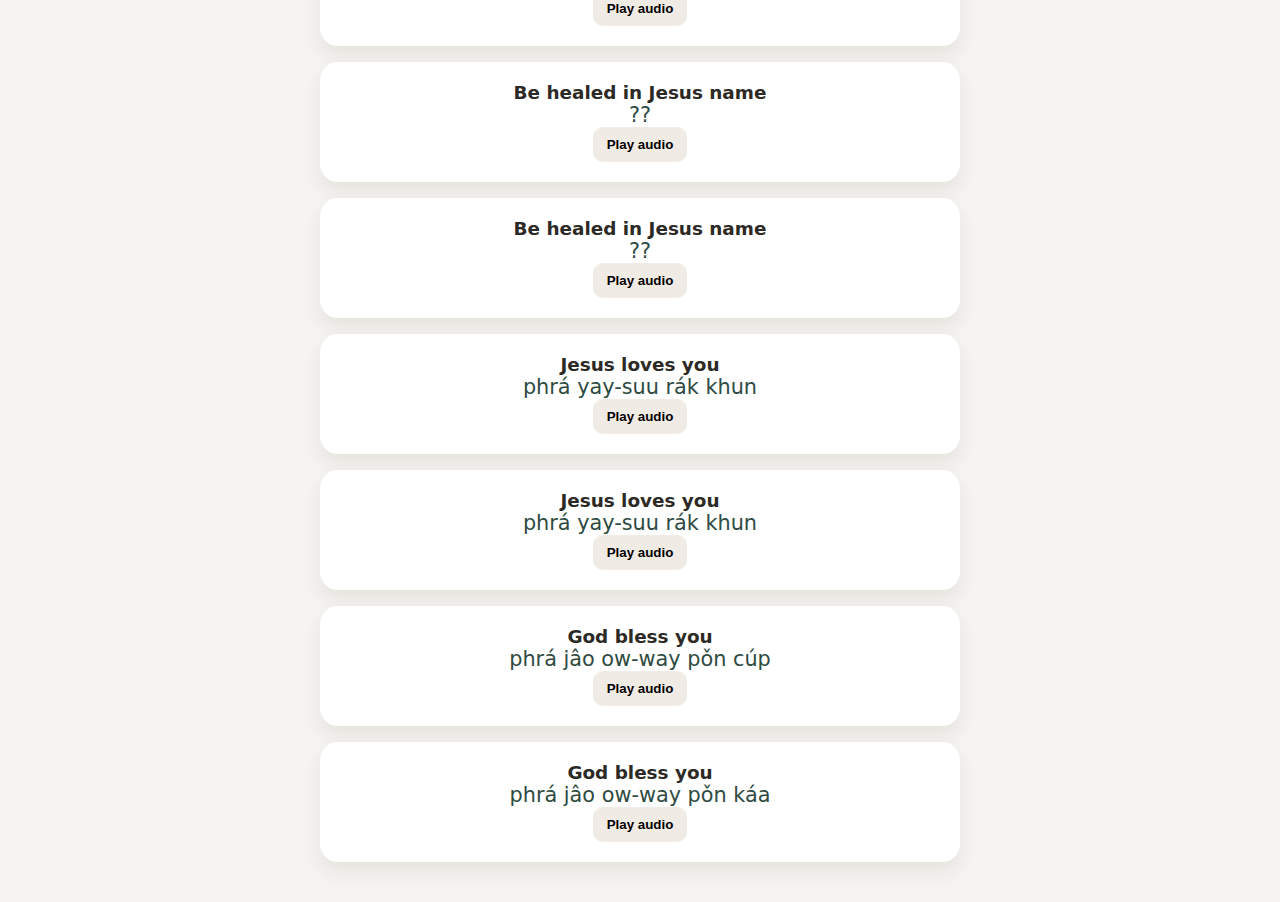
<file: overview.html>
<!DOCTYPE html>
<html lang="en">
  <head>
    <meta charset="UTF-8" />
    <meta name="viewport" content="width=device-width, initial-scale=1" />
    <title>Word overview · Introduction Thai</title>
    <link rel="stylesheet" href="styles.css" />
  </head>
  <body data-page="overview">
    <main class="page">
      <header class="page-header">
        <a class="back" href="index.html">← Home</a>
        <div>
          <h1>Word overview</h1>
          <p class="muted">English first, Thai underneath. Tap the play button to hear it.</p>
          <p class="muted">Marks above word designate the tone. If you can't hear it, don't worry.</p>
        </div>
      </header>
      <section class="notice" id="gender-notice" hidden>
        <strong>Heads up:</strong> choose Man or Woman on the home page to filter phrases.
      </section>
      <section class="list" id="overview-list" aria-live="polite"></section>
    </main>
    <script src="words.js"></script>
    <script src="app.js"></script>
  </body>
</html>
</file>
<file: styles.css>
:root {
  color-scheme: light;
  font-family: "Inter", system-ui, -apple-system, sans-serif;
  background: #f6f4f1;
  color: #2d2a26;
}

* {
  box-sizing: border-box;
}

body {
  margin: 0;
}

.page {
  min-height: 100vh;
  padding: 24px 20px 40px;
  display: flex;
  flex-direction: column;
  gap: 24px;
}

.hero {
  text-align: center;
  padding: 20px 18px;
  background: linear-gradient(135deg, #f6f0e7, #fff6ef);
  border-radius: 20px;
  box-shadow: 0 12px 24px rgba(33, 24, 16, 0.08);
}

.flag {
  font-size: 2.4rem;
  margin-bottom: 8px;
}

.hero h1,
.page-header h1 {
  margin: 0 0 8px;
  font-size: 2.1rem;
}

.eyebrow {
  text-transform: uppercase;
  letter-spacing: 0.18em;
  font-size: 0.75rem;
  color: #7a6d5f;
  margin: 0 0 12px;
}

.lead {
  font-size: 1.05rem;
  color: #5b5044;
  margin: 0;
}

.card,
.word-card,
.editor {
  background: #ffffff;
  border-radius: 18px;
  padding: 20px;
  box-shadow: 0 10px 20px rgba(33, 24, 16, 0.08);
}

.actions {
  display: grid;
  gap: 12px;
}

.action {
  display: block;
  padding: 14px 18px;
  border-radius: 12px;
  text-align: center;
  text-decoration: none;
  background: #eee7df;
  color: #2d2a26;
  font-weight: 600;
}

.action.primary {
  background: #2f4b42;
  color: #fff8f0;
}

.action.disabled {
  background: #efe6da;
  color: #9b8c7b;
  cursor: not-allowed;
  pointer-events: none;
}

.page-header {
  display: flex;
  flex-direction: column;
  gap: 12px;
}

.back {
  color: #2f4b42;
  text-decoration: none;
  font-weight: 600;
}

.toggle-group {
  display: grid;
  grid-template-columns: repeat(2, 1fr);
  gap: 12px;
  margin-top: 12px;
}

.toggle {
  border: none;
  padding: 12px;
  border-radius: 12px;
  font-weight: 600;
  background: #f0ebe5;
  cursor: pointer;
}

.toggle.active {
  background: #2f4b42;
  color: #fff;
}

.selected {
  margin-top: 12px;
  font-weight: 600;
  color: #2f4b42;
}

.list {
  display: grid;
  gap: 16px;
}

.word-card {
  text-align: center;
  display: grid;
  gap: 10px;
}

.english {
  font-size: 1.15rem;
  font-weight: 600;
  margin: 0;
}

.thai {
  font-size: 1.3rem;
  margin: 0;
  color: #2f4b42;
}

.note {
  margin: 0;
  font-size: 0.95rem;
  color: #6a5f53;
}

.hidden {
  visibility: hidden;
}

.audio,
.reveal,
.remove {
  border: none;
  border-radius: 10px;
  padding: 10px 14px;
  font-weight: 600;
  cursor: pointer;
  background: #f0ebe5;
}

.reveal {
  background: #efe6da;
}

.notice {
  padding: 12px 16px;
  border-radius: 12px;
  background: #fff6e8;
  color: #775436;
  font-size: 0.95rem;
}

.muted {
  color: #6a5f53;
}

.editor-actions {
  display: flex;
  flex-wrap: wrap;
  gap: 12px;
  margin-bottom: 16px;
}

.editor-row {
  display: grid;
  gap: 10px;
  padding: 16px 0;
  border-bottom: 1px solid #efe6da;
}

.field {
  display: grid;
  gap: 6px;
  font-size: 0.9rem;
}

.field input,
.field select,
.field textarea {
  border-radius: 10px;
  border: 1px solid #d7cbbf;
  padding: 10px 12px;
  font-size: 1rem;
}

.field textarea {
  font-family: "SFMono-Regular", "Courier New", monospace;
  resize: vertical;
}

@media (min-width: 700px) {
  .page {
    align-items: center;
  }

  .page > * {
    width: min(640px, 100%);
  }
}
</file>
